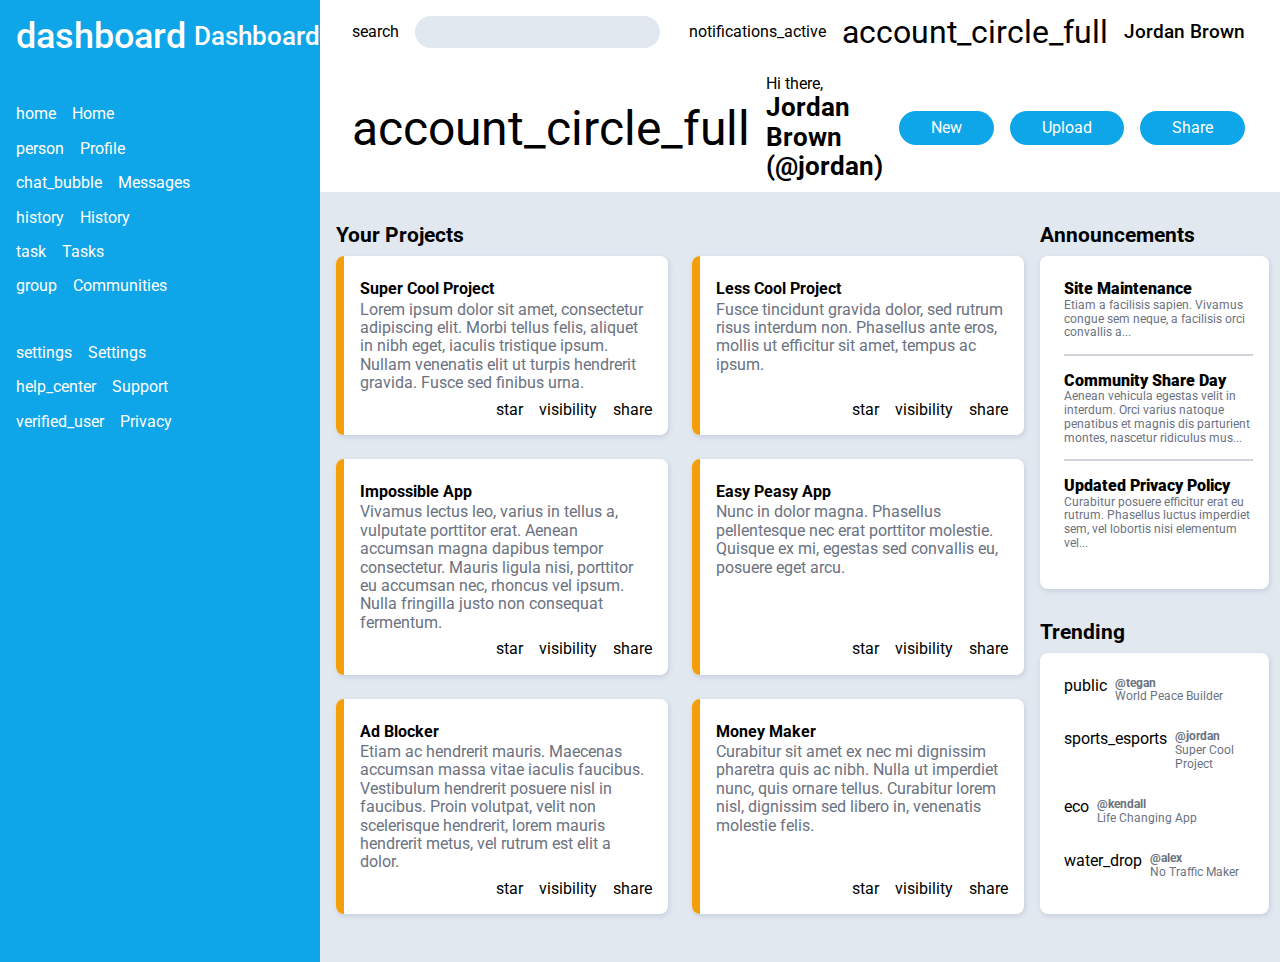
<file: dashboard/index.html>
<!DOCTYPE html>
<html lang="en">
<head>
    <meta charset="UTF-8">
    <meta http-equiv="X-UA-Compatible" content="IE=edge">
    <meta name="viewport" content="width=device-width, initial-scale=1.0">
    <title>Dashboard</title>
    <!-- <link href="https://fonts.googleapis.com/icon?family=Material+Icons"
      rel="stylesheet"> -->
    <link rel="preconnect" href="https://fonts.googleapis.com">
    <link rel="preconnect" href="https://fonts.gstatic.com" crossorigin>
    <link href="https://fonts.googleapis.com/css2?family=Roboto:ital,wght@0,300;0,400;0,500;0,700;0,900;1,400;1,700&display=swap" rel="stylesheet">
    
    <link rel="stylesheet" href="https://fonts.sandbox.google.com/css2?family=Material+Symbols+Outlined:opsz,wght,FILL,GRAD@48,400,1,0" /> 
    <link rel="stylesheet" href="./styles/normalize.css">
    <link rel="stylesheet" href="./styles/styles.css">
</head>
<body>
    
        <aside class="sidebar">

            <div class="logo">
                <span class="material-symbols-outlined md-36 logo-icon">
                    dashboard</span>
                     Dashboard
                </div>
         
                <ul class="primary-menu">
                    <li> <span class="material-symbols-outlined">
                        home
                        </span>Home</li>
                    <li><span class="material-symbols-outlined">
                        person
                        </span>Profile</li>
                    <li><span class="material-symbols-outlined">
                        chat_bubble
                        </span>Messages</li>
                    <li><span class="material-symbols-outlined">
                        history
                        </span>History</li>
                    <li><span class="material-symbols-outlined">
                        task
                        </span>Tasks</li>
                    <li><span class="material-symbols-outlined">
                        group
                        </span>Communities</li>
                </ul>
          
                <ul class="secondary-menu">
                    <li><span class="material-symbols-outlined">
                        settings
                        </span>Settings</li>
                    <li><span class="material-symbols-outlined">
                        help_center
                        </span>Support</li>
                    <li><span class="material-symbols-outlined">
                        verified_user
                        </span>Privacy</li>
                </ul>
              
                    
         
        </aside>

        <main>
            
            <header>
                <nav class="user-menu">

                   <span class="material-symbols-outlined">
                            search
                    </span>
                    <input type="text">
                    <span class="material-symbols-outlined">
                            notifications_active
                    </span>
                    <span class="material-symbols-outlined sm-profile">
                            account_circle_full
                            </span>
                    <div class="username">Jordan Brown</div>
                </nav>
    
                <section class="user-options">
                    <span class="material-symbols-outlined lg-profile">
                            account_circle_full
                    </span>
                    <div class="headline">
                            <p>Hi there,</p>
                            <h1>Jordan Brown (@jordan)</h1>
                    </div>
                    <button>New</button>
                    <button>Upload</button>
                    <button>Share</button>
                </section>
                    
            </header>

            <section class="content">
               
                <section class="left">

                    <h2>Your Projects</h2>

                    <article class="cards">
                        <article class="card">
                            <div class="card-content">
                                <h3 class="card-title">Super Cool Project</h3>
                                <p>Lorem ipsum dolor sit amet, consectetur adipiscing elit. Morbi tellus felis, aliquet in nibh eget, iaculis tristique ipsum. Nullam venenatis elit ut turpis hendrerit gravida. Fusce sed finibus urna. </p>
                            </div>
                            
                            <div class="card-icons">
                                    <span class="material-symbols-outlined">
                                        star
                                    </span>
                                    <span class="material-symbols-outlined">
                                            visibility
                                    </span>
                                    <span class="material-symbols-outlined">
                                        share
                                    </span>
                            </div>
                        </article>

                        <article class="card">
                            <div class="card-content">
                                <h3 class="card-title">Less Cool Project</h3>
                                <p>Fusce tincidunt gravida dolor, sed rutrum risus interdum non. Phasellus ante eros, mollis ut efficitur sit amet, tempus ac ipsum. </p>
                            </div>
                            
                            <div class="card-icons">
                                    <span class="material-symbols-outlined">
                                        star
                                    </span>
                                    <span class="material-symbols-outlined">
                                            visibility
                                    </span>
                                    <span class="material-symbols-outlined">
                                        share
                                    </span>
                            </div>
                        </article>

                        <article class="card">
                            <div class="card-content">
                                <h3 class="card-title">Impossible App</h3>
                                <p>Vivamus lectus leo, varius in tellus a, vulputate porttitor erat. Aenean accumsan magna dapibus tempor consectetur. Mauris ligula nisi, porttitor eu accumsan nec, rhoncus vel ipsum. Nulla fringilla justo non consequat fermentum. </p>
                            </div>
                            
                            <div class="card-icons">
                                    <span class="material-symbols-outlined">
                                        star
                                    </span>
                                    <span class="material-symbols-outlined">
                                            visibility
                                    </span>
                                    <span class="material-symbols-outlined">
                                        share
                                    </span>
                            </div>
                        </article>

                        <article class="card">
                            <div class="card-content">
                                <h3 class="card-title">Easy Peasy App</h3>
                                <p>Nunc in dolor magna. Phasellus pellentesque nec erat porttitor molestie. Quisque ex mi, egestas sed convallis eu, posuere eget arcu. </p>
                            </div>
                            
                            <div class="card-icons">
                                    <span class="material-symbols-outlined">
                                        star
                                    </span>
                                    <span class="material-symbols-outlined">
                                            visibility
                                    </span>
                                    <span class="material-symbols-outlined">
                                        share
                                    </span>
                            </div>
                        </article>

                        <article class="card">
                            <div class="card-content">
                                <h3 class="card-title">Ad Blocker</h3>
                                <p>Etiam ac hendrerit mauris. Maecenas accumsan massa vitae iaculis faucibus. Vestibulum hendrerit posuere nisl in faucibus. Proin volutpat, velit non scelerisque hendrerit, lorem mauris hendrerit metus, vel rutrum est elit a dolor. </p>
                            </div>
                            
                            <div class="card-icons">
                                    <span class="material-symbols-outlined">
                                        star
                                    </span>
                                    <span class="material-symbols-outlined">
                                            visibility
                                    </span>
                                    <span class="material-symbols-outlined">
                                        share
                                    </span>
                            </div>
                        </article>

                        <article class="card">
                            <div class="card-content">
                                <h3 class="card-title">Money Maker</h3>
                                <p>Curabitur sit amet ex nec mi dignissim pharetra quis ac nibh. Nulla ut imperdiet nunc, quis ornare tellus. Curabitur lorem nisl, dignissim sed libero in, venenatis molestie felis. </p>
                            </div>
                            
                            <div class="card-icons">
                                    <span class="material-symbols-outlined">
                                        star
                                    </span>
                                    <span class="material-symbols-outlined">
                                            visibility
                                    </span>
                                    <span class="material-symbols-outlined">
                                        share
                                    </span>
                            </div>
                        </article>



                    </article>
                </section>

                <section class="right">
                    <article class="widget">
                        <h2>Announcements</h2>
                        <div class="widget-card">
                            <article class="post">
                                <h4>Site Maintenance</h4>
                                <p>Etiam a facilisis sapien. Vivamus congue sem neque, a facilisis orci convallis a... </p>
                            </article>

                            <article class="post">
                                <h4>Community Share Day</h4>
                                <p>Aenean vehicula egestas velit in interdum. Orci varius natoque penatibus et magnis dis parturient montes, nascetur ridiculus mus... </p>
                            </article>
        
                            <article class="post">
                                <h4>Updated Privacy Policy</h4>
                                <p>Curabitur posuere efficitur erat eu rutrum. Phasellus luctus imperdiet sem, vel lobortis nisi elementum vel...</p>
                            </article>
                        </div>
                        
                    </article>

                    <article class="widget">
                        <h2>Trending</h2>
                        <div class="widget-card widget-card-icon">
                            <article>
                                <span class="material-symbols-outlined">
                                    public
                                </span>
                                <div class="user-info">
                                    <p>@tegan</p>
                                    <p>World Peace Builder</p>
                                </div>
                            </article>
                            <article>
                                <span class="material-symbols-outlined">
                                    sports_esports
                                </span>
                                <div class="user-info">
                                    <p>@jordan</p>
                                    <p>Super Cool Project</p>
                                </div>
                               
                            </article>
                            <article>
                                <span class="material-symbols-outlined">
                                    eco
                                    </span>
                                <div class="user-info">
                                    <p>@kendall</p>
                                    <p>Life Changing App</p>
                                </div>
                               
                            </article>
                            <article>
                                <span class="material-symbols-outlined">
                                    water_drop
                                    </span>
                                <div class="user-info">
                                    <p>@alex</p>
                                    <p>No Traffic Maker</p>
                                </div>
                               
                            </article>
                        </div>
                    </article>
                </section>

            </section>

            <!-- 

            <aside>
                <article class="widget">
                    <article class="post">
                        <h4>Site Maintenance</h4>
                        <p>description</p>
                    </article>

                    <article class="post">
                        <h4>Community Share Day</h4>
                        <p>description</p>
                    </article>

                    <article class="post">
                        <h4>Updated Privacy Policy</h4>
                        <p>description</p>
                    </article>
                </article>

                <article class="widget">
                    <h4>Trending</h4>

                    <article class="user-info">
                        <p>@tegan</p>
                    </article>
                    <article class="user-info">
                        <p>@morgan</p>
                    </article>
                    <article class="user-info">
                        @kendall
                    </article>
                    <article class="user-info">
                        <p>@alex</p>
                    </article>
                </article>
            </aside> -->
        </main>

</body>
</html>
</file>
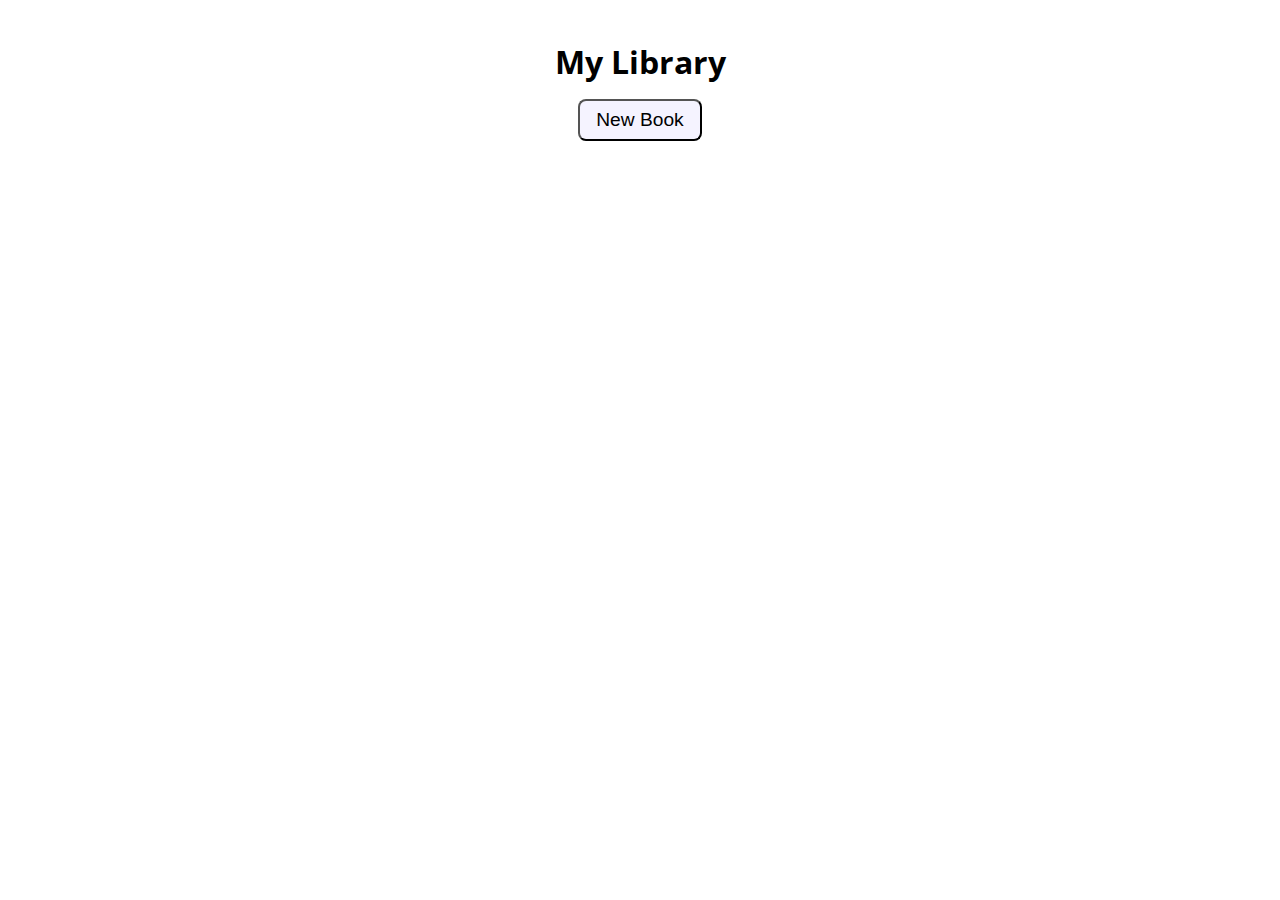
<file: library/index.html>
<!DOCTYPE html>
<html lang="en">
<head>
    <meta charset="UTF-8">
    <meta http-equiv="X-UA-Compatible" content="IE=edge">
    <meta name="viewport" content="width=device-width, initial-scale=1.0">
    <title>JS Playground</title>
    <link rel="preconnect" href="https://fonts.googleapis.com">
    <link rel="preconnect" href="https://fonts.gstatic.com" crossorigin>
    <link href="https://fonts.googleapis.com/css2?family=Open+Sans:ital,wght@0,400;0,500;0,700;1,300&display=swap" rel="stylesheet">
    <link rel="stylesheet" href="https://fonts.sandbox.google.com/css2?family=Material+Symbols+Outlined:opsz,wght,FILL,GRAD@48,400,1,0" /> 
    <link rel="stylesheet" href="./styles.css">
    <script src="./script.js" defer></script>
</head>
<body>

    <main>
        <h1>My Library</h1>
        <button id="new-book">New Book</button>
        <section id="books-container">
            <!-- <article>
                <h2>Programmer Party</h2>
                <div>
                    <p>by Jordan Brown</p>
                    <p>295 pages</p>
                    <p>Not yet read</p>
                </div>
                <div class="icons">
                    <button>
                        <span class="material-symbols-outlined">
                            delete
                            </span>
                    </button>

                    <button>
                        <span class="material-symbols-outlined">
                            check_box
                        </span>
                    </button>
                </div>
                
            </article> -->
        </section>

      
        <div class="popup">
            <form action="" class="form-container">
                <h2>Create a new book</h2>
                <label for="title">Title</label>
                <input type="text" placeholder="Enter title" id="title" name="title" required>

                <label for="author">Author</label>
                <input type="text" placeholder="Enter author" id="author" name="author" required>

                <label for="pages">Pages</label>
                <input type="number" id="pages" name="pages" min="1" placeholder="Enter number of pages" required>


                <fieldset>
                    <legend>Select whether you have finished the book:</legend>
                    <input type="radio" id="yes" name="isRead" value="yes">
                    <label for="yes">Yes</label><br>
                    <input type="radio" id="no" name="isRead" value="no">
                    <label for="no">No</label><br>
                </fieldset>

                <div class="form-buttons">
                    <button type="reset" value="Reset">Clear</button>
                    <button type="submit" value="Submit">Submit</button>
                    <button type="button" id="close">Close</button>
                </div>

                 
            </form>
        </div>
          
    
    </main>
    
</body>
</html>
</file>
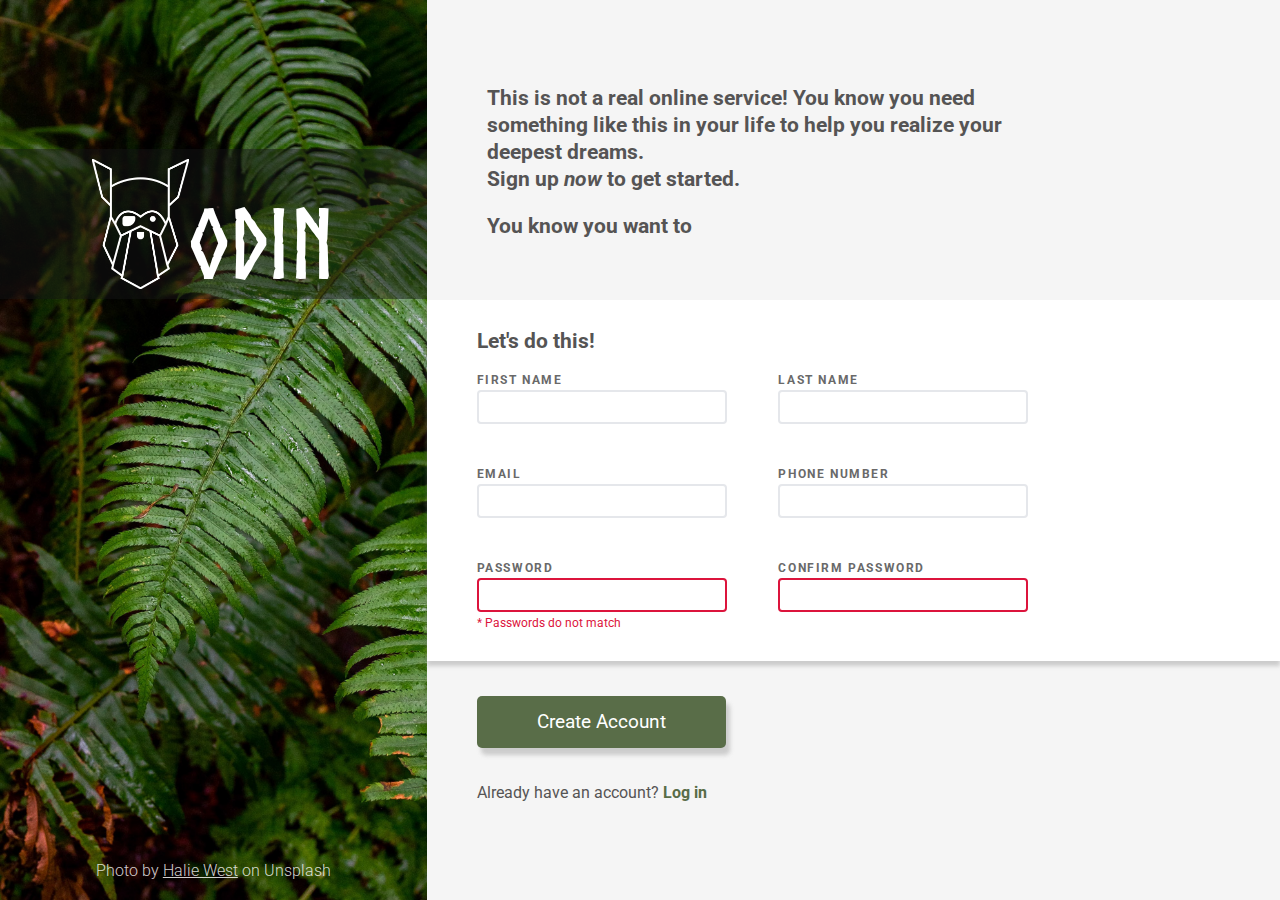
<file: sign-up-form/index.html>
<!DOCTYPE html>
<html lang="en">
<head>
    <meta charset="UTF-8">
    <meta http-equiv="X-UA-Compatible" content="IE=edge">
    <meta name="viewport" content="width=device-width, initial-scale=1.0">
    <title>Sign-up Form</title>
    <link rel="preconnect" href="https://fonts.googleapis.com">
<link rel="preconnect" href="https://fonts.gstatic.com" crossorigin>
<link href="https://fonts.googleapis.com/css2?family=Roboto:ital,wght@0,300;0,400;0,700;1,400;1,700&display=swap" rel="stylesheet">
    <link rel="stylesheet" href="./normalize.css">
    <link rel="stylesheet" href="./styles.css">
</head>
<body>
    <div class="container">
        <div class="left">
            <div class="logo">
                <div class="logo-background">
                    <img src="./img/odin-logo.png" alt="Odin Project Logo">
                    <div class="logo-title">Odin</div>  
                </div>
              
            </div>
            <div class="footer">
                <p>
                    Photo by <a href="https://unsplash.com/photos/25xggax4bSA">Halie West</a> on Unsplash
                </p> 
            </div>
        </div>
        <div class="right">
            <div class="headline">
                <p>This is not a real online service! You know you need something like this in your life to help you realize your deepest dreams. <br>Sign up <em>now</em> to get started.</p>
                <p class="second">You know you want to</p>
            </div>

            <div class="cta">
            
           
            <form action="">
                
                <section class="form-inputs">
                    <p class="cta-headline">Let's do this!</p>
                    <div class="inputs">
                        <div>
                            <label for="first-name">First Name</label>
                            <input type="text" name="first_name" id="first-name">
                            </div>
                                
                            <div>
                                <label for="last-name">Last Name</label>
                                <input type="text" name="last_name" id="last-name">
                            </div>
        
                            <div>
                                <label for="email">Email</label>
                            <input type="email" name="email" id="email">
                            </div>
            
                            <div>
                                <label for="phone-number">Phone Number</label>
                            <input type="tel" name="phone_number" id="phone-number">
                            </div>
            
                            <div>
                                <label for="password">Password</label>
                            <input class="error" type="password" required name="password" id="password">
                            <p class="error-password">* Passwords do not match</p>
                            <!-- <br> -->
                            <!-- <abbr title="This field is mandatory" aria-label="required">* Passwords must match</abbr> -->
                            </div>
            
                            <div>
                                <label for="confirm-password">Confirm Password</label>
                            <input class="error" required type="password" name="confirm_password" id="confirm-password"> 
                            </div>
                    </div>
                    
                </section>

                <section class="form-cta">
                    <button type="submit">Create Account</button>
                <p>Already have an account? <a class="green" href="">Log in</a></p>
                </section>
              
            </form>

            
                
            </div>
        </div>
    </div>
    
</body>
</html>
</file>
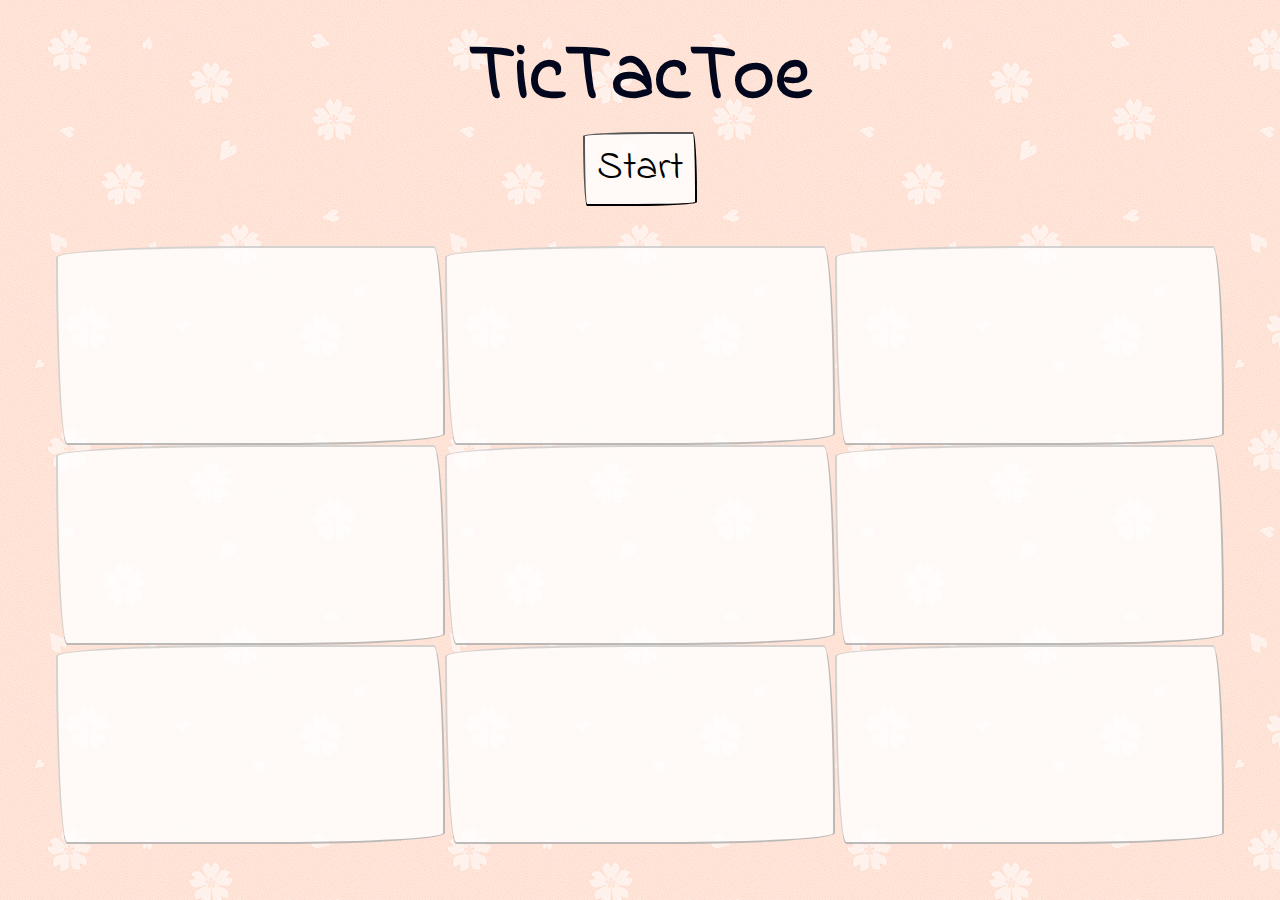
<file: tic-tac-toe/index.html>
<!DOCTYPE html>
<html lang="en">
<head>
    <meta charset="UTF-8">
    <meta http-equiv="X-UA-Compatible" content="IE=edge">
    <meta name="viewport" content="width=device-width, initial-scale=1.0">
    <title>Tic Tac Toe</title>
    <link rel="preconnect" href="https://fonts.googleapis.com">
    <link rel="preconnect" href="https://fonts.gstatic.com" crossorigin>
    <link href="https://fonts.googleapis.com/css2?family=Indie+Flower&display=swap" rel="stylesheet">
    <link rel="stylesheet" href="./normalize.css">
    <link rel="stylesheet" href="./styles.css">
    <script src="./script.js" defer></script>
</head>
<body>

   
    <header>
        <h1>TicTacToe</h1>
    </header>
  <main>
        <section class="scoreboard">
            <div id="status"></div>
            <button id="start-btn">Start</button>
        </section>
        <section class="gameboard">
          <!-- <button>X</button>
          <button></button>
          <button></button>
          <button></button>
          <button>O</button>
          <button></button>
          <button></button>
          <button></button>
          <button>O</button> -->
        </section>
    </main>
    
</body>
</html>
</file>
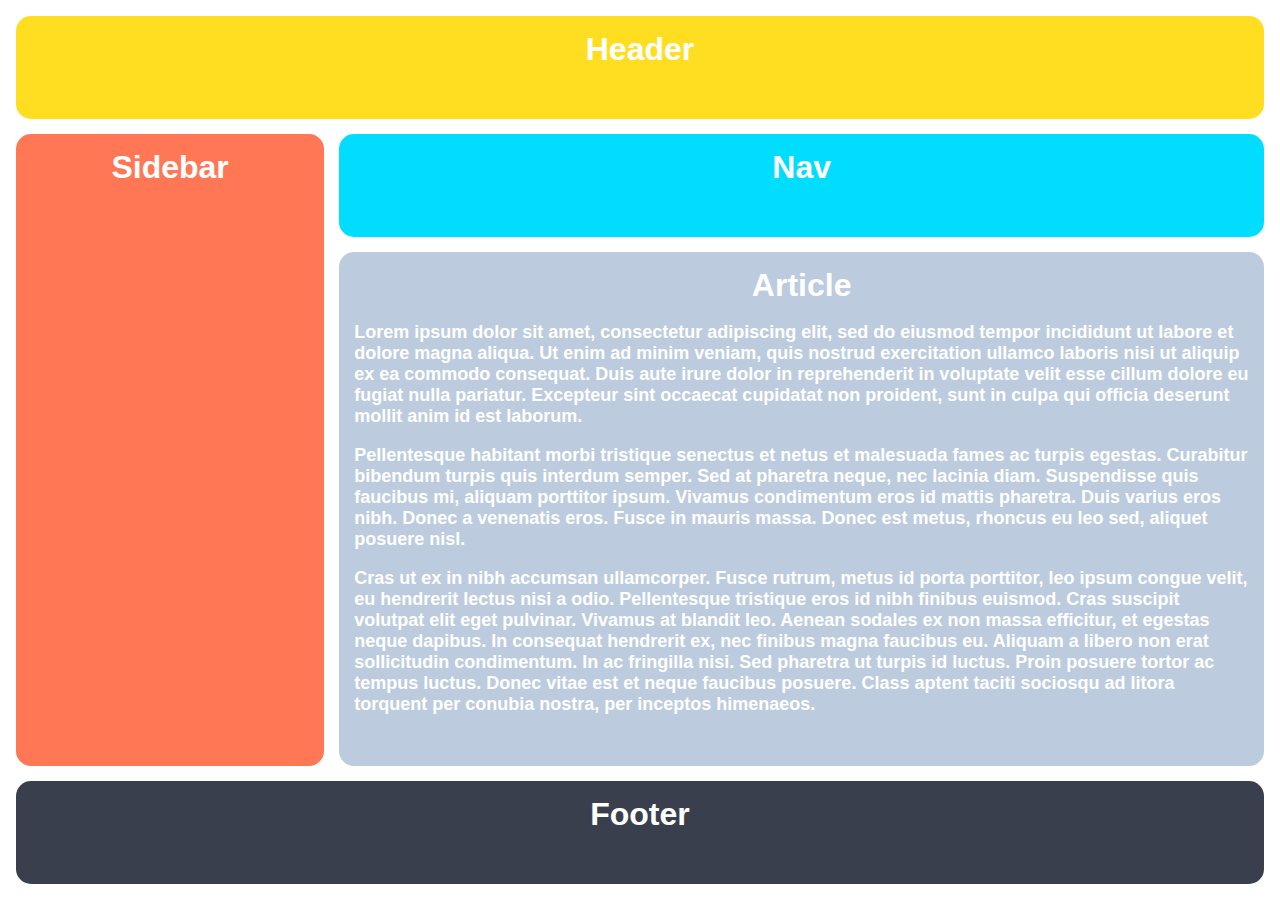
<file: sign-up-form/img/Responsive Holy Grail.html>
<!DOCTYPE html>
<!-- saved from url=(0054)http://127.0.0.1:5500/grid/02-grid-layout-2/index.html -->
<html lang="en"><head><meta http-equiv="Content-Type" content="text/html; charset=UTF-8">
  
  <meta http-equiv="X-UA-Compatible" content="IE=edge">
  <meta name="viewport" content="width=device-width, initial-scale=1.0">
  <title>Responsive Holy Grail</title>
  
<link rel="stylesheet" href="./Responsive Holy Grail_files/style.css"></head>
<body>
  <div class="container">
    <div class="header">Header</div>
    <div class="sidebar">Sidebar</div>
    <div class="nav">Nav</div>
    <div class="article">Article
      <p>Lorem  ipsum dolor sit amet, consectetur adipiscing elit, sed do eiusmod tempor incididunt ut labore et dolore magna aliqua. Ut enim ad minim veniam, quis nostrud exercitation ullamco laboris nisi ut aliquip ex ea commodo consequat. Duis aute irure dolor in reprehenderit in voluptate velit esse cillum dolore eu fugiat nulla pariatur. Excepteur sint occaecat cupidatat non proident, sunt in culpa qui officia deserunt mollit anim id est laborum.</p>
      <p>Pellentesque habitant morbi tristique senectus et netus et malesuada fames ac turpis egestas. Curabitur bibendum turpis quis interdum semper. Sed at pharetra neque, nec lacinia diam. Suspendisse quis faucibus mi, aliquam porttitor ipsum. Vivamus condimentum eros id mattis pharetra. Duis varius eros nibh. Donec a venenatis eros. Fusce in mauris massa. Donec est metus, rhoncus eu leo sed, aliquet posuere nisl.</p>
      <p>Cras ut ex in nibh accumsan ullamcorper. Fusce rutrum, metus id porta porttitor, leo ipsum congue velit, eu hendrerit lectus nisi a odio. Pellentesque tristique eros id nibh finibus euismod. Cras suscipit volutpat elit eget pulvinar. Vivamus at blandit leo. Aenean sodales ex non massa efficitur, et egestas neque dapibus. In consequat hendrerit ex, nec finibus magna faucibus eu. Aliquam a libero non erat sollicitudin condimentum. In ac fringilla nisi. Sed pharetra ut turpis id luctus. Proin posuere tortor ac tempus luctus. Donec vitae est et neque faucibus posuere. Class aptent taciti sociosqu ad litora torquent per conubia nostra, per inceptos himenaeos.</p>
    </div>
    <div class="footer">Footer</div>
  </div>
<!-- Code injected by live-server -->
<script type="text/javascript">
	// <![CDATA[  <-- For SVG support
	if ('WebSocket' in window) {
		(function () {
			function refreshCSS() {
				var sheets = [].slice.call(document.getElementsByTagName("link"));
				var head = document.getElementsByTagName("head")[0];
				for (var i = 0; i < sheets.length; ++i) {
					var elem = sheets[i];
					var parent = elem.parentElement || head;
					parent.removeChild(elem);
					var rel = elem.rel;
					if (elem.href && typeof rel != "string" || rel.length == 0 || rel.toLowerCase() == "stylesheet") {
						var url = elem.href.replace(/(&|\?)_cacheOverride=\d+/, '');
						elem.href = url + (url.indexOf('?') >= 0 ? '&' : '?') + '_cacheOverride=' + (new Date().valueOf());
					}
					parent.appendChild(elem);
				}
			}
			var protocol = window.location.protocol === 'http:' ? 'ws://' : 'wss://';
			var address = protocol + window.location.host + window.location.pathname + '/ws';
			var socket = new WebSocket(address);
			socket.onmessage = function (msg) {
				if (msg.data == 'reload') window.location.reload();
				else if (msg.data == 'refreshcss') refreshCSS();
			};
			if (sessionStorage && !sessionStorage.getItem('IsThisFirstTime_Log_From_LiveServer')) {
				console.log('Live reload enabled.');
				sessionStorage.setItem('IsThisFirstTime_Log_From_LiveServer', true);
			}
		})();
	}
	else {
		console.error('Upgrade your browser. This Browser is NOT supported WebSocket for Live-Reloading.');
	}
	// ]]>
</script>

</body></html>
</file>
<file: dashboard/styles/styles.css>
:root {
    --blue: #0ea5e9;
    --gray: #e2e8f0;
    --off-white: #f8fafc;
    --off-gray: #6b7280;
    --orange: #f59e0b;
    --zinc: #d1d5db;

}

.material-symbols-outlined.md-18 { font-size: 18px; }
.material-symbols-outlined.md-24 { font-size: 24px; }
.material-symbols-outlined.md-36 { font-size: 36px; }
.material-symbols-outlined.md-48 { font-size: 48px; }

body {
    font-family: 'Roboto', sans-serif;
    height: 100vh;
    box-sizing: border-box;
    display: grid;
    grid-template-columns: 1fr 4fr;
}

h1, h2, h3, h4 {
    margin: 0;
}

h1 {
    font-size: 1.6rem;
}

h2 {
    font-size: 1.3rem;
}

h3 {
    font-size: 1.1rem;
}

h3 {
    font-size: 1rem;
}

h4 {
    font-weight: 900;
}


ul {
    padding: 0;
    margin: 0;
}

li {
    list-style-type: none;
}

.sidebar {
    background-color: var(--blue);
    display: grid;
    /* grid-template-rows: 1fr repeat(2, 2fr) 6fr; */
    /* This will squish the sidebar elements to the top and leave a wide, empty space at the bottom */
    grid-template-rows: repeat(3, auto) 1fr;
    row-gap: 48px;
    color: white;
    padding-left: 16px;
    padding-top: 16px;
    
}

.logo {
    display: grid;
    column-gap: 8px;
    font-size: 1.6rem;
    font-weight: 500;
    /* The auto will take up only as much space as it needs, while 1fr will take up all the remaining space */
    grid-template-columns: auto 1fr; 
    align-items: center;
}

.primary-menu li, .secondary-menu li {
    display: grid;
    grid-template-columns: auto 1fr;
    column-gap: 16px;
    align-items: center;
}

.primary-menu, .secondary-menu{
    display: grid;
    row-gap: 16px;
}


main {
    display: grid;
    grid-template-rows: 1fr 4fr;
}

main header {
    background: white;
    display: grid;
    grid-template-rows: 1fr 2fr;
    padding-left: 32px;
    padding-right: 48px;
  

}
.user-menu {
    display: grid;
    grid-template-columns: auto 1fr repeat(3, auto);
    column-gap: 16px;
    align-items: center;
}


.sm-profile {
    font-size: 32px;
}

.username {
    font-weight: 500;
    font-size: 1.2rem;
}
input[type=text] {
    width: 95%;
    height: 2rem;
    padding: 12px 20px;
    border: none;
    background-color: var(--gray);
    border-radius: 50px;
    box-sizing: border-box;
  }

.user-options {
    display: grid;
    /* Neat trick from Wes Bros so you can add more buttons later if needed in the layout */
    grid-template-columns: auto 1fr;
    grid-auto-flow: column;
    align-items: center;
    column-gap: 16px;
}

.lg-profile {
    font-size: 48px;
}

.headline p {
    margin: 0;
    padding: 0;
}

button {
    background-color: var(--blue);
    color: white;
    border: none;
    padding: 8px 32px;
    border-radius: 32px;
}

main .content {
    background: var(--gray);
    display: grid;
    grid-template-columns: 3fr 1fr;
    padding: 32px 24px 48px 16px;
    column-gap: 16px;
}

.left {
    display: grid;
    /* This auto feature in grid is sooo convenient when you want to squish content! */
    grid-template-rows: auto 1fr;
    row-gap: 8px;

}



.cards {
    display: grid;
    grid-template-columns: repeat(2, auto);
    gap: 24px;
}

.card {
    background-color: white;
    position: relative;
    border-radius: 8px;
    -webkit-box-shadow: 1px 2px 4px 1px #cbd5e1; 
    box-shadow: 1px 2px 4px 1px #cbd5e1;
    display: grid;
    padding: 24px 16px 16px 24px;
    grid-template-rows: 1fr auto;
    row-gap: 8px;
}

.card::before {
    content: "";
    height: 100%;
    width: 8px;
    background-color: var(--orange);
    position: absolute;
    /* Super cool - I was able to target just the edges that I needed! */
    border-top-left-radius: 8px;
    border-bottom-left-radius: 8px;
    
}
.card-title {
    padding-bottom: 2px;
}

.card-icons {
    display: grid;
    justify-content: flex-end;
    grid-auto-flow: column;
    column-gap: 16px;
}

.card p, .widget p {
    font-size: 1rem;
    color: var(--off-gray);
    margin: 0;
    
}

.widget p {
    font-size: .75rem;
}

.right {
    display: grid;
    row-gap: 32px;
}

.widget {
    display: grid;
    grid-template-rows: auto 1fr;
    row-gap: 8px;
}

.widget-card {
    background-color: white;
    border-radius: 8px;
    -webkit-box-shadow: 1px 2px 4px 1px #cbd5e1; 
    box-shadow: 1px 2px 4px 1px #cbd5e1;
    padding: 24px 16px 24px 24px;
    display: grid;
    row-gap: 16px;
}

.post {
    border-bottom: 2px solid var(--zinc);
}

/* Making use of css selector here - targeting the first child */
.user-info p:first-child {
    font-weight: 700;
}

.widget-card-icon article {
    display: grid;
    grid-template-columns: auto 1fr;
    column-gap: 8px;
}

.widget-card article:last-child {
    border-bottom: none;
}
</file>
<file: library/styles.css>
:root {
    --purple: #f5f3ff;
    --off-gray: #6b7280;
}

body {
    font-family: 'Open Sans', sans-serif;
    padding: 32px;
    font-size: 1.2rem;
    box-sizing: border-box;
}

main {
    display: flex;
    flex-direction: column;
    justify-content: center;
    align-items: center;
    gap: 16px;

    position: relative;
    
}

h1, h2, h3, h4, p {
    margin: 0;
}

p {
    color: #6b7280;
}

h1 {
    text-align: center;
    font-size: 2rem;
}

h2 {
    font-size: 1.4rem;
}

button {
    padding: 8px 16px;
    font-size: 1.2rem;
    background-color: var(--purple);
    border-radius: 8px;
}

article {
    background-color: white;
    border-radius: 8px;
    -webkit-box-shadow: 1px 2px 4px 1px #cbd5e1; 
    box-shadow: 1px 2px 4px 1px #cbd5e1;
    display: grid;
    padding: 24px;
    grid-template-rows: 1fr auto;
    row-gap: 24px;
    width: 250px;
}

.icons {
    display: grid;
    justify-content: flex-end;
    grid-auto-flow: column;
    gap: 8px;
}

#books-container {
    display: flex;
    flex-direction: row;
    flex-wrap: wrap;
    gap: 32px;
}

  
  /* Add styles to the form container */
  .form-container {
    border: 3px solid #f1f1f1;
    padding: 48px;
    background-color: white;
  
  }

/* Full-width input fields */
.form-container input[type=text], .form-container input[type=password], .form-container input[type=number] {
    width: 100%;
    padding: 10px; 
    /* margin: 5px 0 22px 0; */
    border: none;
    background: #f1f1f1;
    margin-bottom: 8px;
  }

  .form-container fieldset {
    border: 3px solid #f1f1f1;
  }
  
  /* When the inputs get focus, do something */
  .form-container input[type=text]:focus, .form-container input[type=password]:focus, .form-container input[type=number]:focus {
    background-color: #ddd;
    outline: none;
  }


  .form-buttons {
    display: grid;
    grid-template-columns: repeat(2, 1fr) 3fr 1fr;
    gap: 8px;
  }

  #close {
      grid-column: 4 / 5;
  }


  .popup {
      position: fixed;
      bottom: 0;
      right: 32px;
      /* display: none; */
      visibility: hidden;
  }

  .low-opacity {
    opacity: 0.2;
  }

  .show-popup {
      visibility: visible;
  }
</file>
<file: sign-up-form/styles.css>
:root {

}

body {
    font-family: 'Roboto', sans-serif;
}

.container {
    display: flex;
    height: 100vh;
    
}

.left {
    flex: 1;
    display: flex;
    flex-direction: column;
    background-image: url("./img/halie-west-25xggax4bSA-unsplash.jpg");
    color: white;
    background-size: cover;
    background-repeat: no-repeat;
    text-align: center;
    
}

img {
    
    height: 130px;
}

.logo {
    flex: 1;
    display: flex;
    justify-content: center;
    align-items: flex-end;
}

@font-face {
    font-family: NorseBold;
    src: url(Norse-Bold.otf);
}

.logo-background {
    flex: 1;
    background: rgba(22, 21, 21, 0.472);
    height: 150px;
    display: flex;
    justify-content: center;
    align-items: center;
    font-size: 6rem;
    font-family: NorseBold;
}

.logo-title {
    margin-top: auto;
    
}

.footer {
    flex: 2;
    display: flex;
    justify-content: center;
    align-items: flex-end;
    padding-bottom: 4px;
    color: rgba(255, 255, 255, 0.815);
    font-size: 1rem;
    font-weight: 300;
}

a {
    color: rgba(255, 255, 255, 0.815);
}

.right {
    flex: 2;
    display: flex;
    flex-direction: column;
    color: #555454;
}


.form-cta {
    padding-top: 35px;
    padding-left: 50px;
    padding-bottom: 30px;
}

.form-inputs {
    padding-right: 200px;
    padding-left: 50px;
    padding-bottom: 30px;
    -webkit-box-shadow: 0px 7px 4px 0px rgba(143,143,143,0.4); 
    box-shadow: 0px 5px 4px 0px rgba(143,143,143,0.4);
    background-color: white;
}

.inputs {
    display: grid;
    grid-template-columns: repeat(2, 1fr);
    grid-template-rows: repeat(3, 1fr);
    gap: 25px 0;
}

label {
    display: block;
    text-transform: uppercase;
    font-size: 0.75rem;
    font-weight: bold;
    letter-spacing: .1rem;
    color:#696969;
}

input {
    width: 250px;
    padding: 6px;
    border: 2px solid #E5E7EB;
    border-radius: 4px;
    box-sizing: border-box;
    outline: none;
    margin-top: 2px;
}

input:focus {
    border: 2px solid 	#3691eb;
    border-radius: 4px;
    -webkit-box-shadow: 0px 4px 2px 0px rgba(143,143,143,0.4); 
    box-shadow: 0px 4px 2px 0px rgba(143,143,143,0.4);
}

.error-password {
    /* border: 2px solid #DC143C; */
    color: #DC143C;
    margin: 0;
    margin-top: 5px;
    font-size: .75rem;
    
}

.error {
    border: 2px solid #DC143C;
    /* color: #DC143C; */
    /* margin: 0; */
    
}
abbr {
    margin: 0;
    color: #DC143C;
}

input:focus:invalid {
    border: 2px solid #DC143C;
}

.headline {
    display: flex;
    justify-content: flex-end;
    align-items: flex-start;
    flex-direction: column;
    font-weight: bold;
    font-size: 1.3rem;
    padding-right: 200px;
    padding-left: 50px;
    background: whitesmoke;
    /* padding-bottom: 50px; */
    line-height: 1.3;
    flex: 1;
}
/* Try to use css selector to get to the second paragraph of headline class */
.second {
    padding-bottom: 50px;
}
.headline > p {
    margin: 10px;
}

.cta {
   background: whitesmoke;
    flex: 2;
}

.cta-headline {
    font-weight: bold;
    font-size: 1.3rem;
    margin: 0;
    padding-top: 30px;
    margin-bottom: 20px;
  
}

button {
    color: white;
    background: #596D48;
    padding: 15px 60px;
    border-radius: 5px;
    text-decoration: none;
    text-align: center;
    border: none;
    font-size: 1.2rem;
    cursor: pointer;
    margin-bottom: 20px;
    -webkit-box-shadow: 4px 7px 4px 0px rgba(143,143,143,0.4); 
    box-shadow: 4px 7px 4px 0px rgba(143,143,143,0.4);
}

.green {
    color: #596D48;
    font-weight: bold;
    text-decoration: none;
    cursor: pointer;
}
</file>
<file: tic-tac-toe/styles.css>
body {
    height: 100vh;
    box-sizing: border-box;

    display: grid;
    grid-template-rows: auto 1fr;
    font-family: 'Indie Flower', cursive;
    background-image: url("sakura.webp");
    font-size: 1em;
    padding: 32px;


}

p, h1 {
    margin: 0;
    padding: 0;
}

header {
    text-align: center;
    color: #03071e;
}

h1 {
    font-size: 5em;
}

main {
    display: grid;
    grid-template-rows: auto 1fr;
    font-size: 2.5em;
    text-align: center;
    gap: 16px;
}

.scoreboard {
    display: grid;
    justify-items: center;
    align-items: center;
    gap: 8px;
}

.scoreboard > button {
    padding: .75rem;
}

.gameboard {
    display: grid;
    grid-template-columns: repeat(3, 1fr);
    padding: 24px;
    font-size: 2em;
    /* gap: 8px; */
}


.gameboard > button {
    min-height: 100px;
    min-width: 100px;
}

button {
    background-color: rgba(255, 255, 255, 0.8);
    outline: none;
    text-decoration: none;
    cursor: pointer;
    /* Button border style from https://getcssscan.com/css-buttons-examples */
    border-bottom-left-radius: 15px 255px;
    border-bottom-right-radius: 225px 15px;
    border-top-left-radius: 255px 15px;
    border-top-right-radius: 15px 225px;
}

button:hover {
    background-color: #fcd5ceeb;
}

button:active {
    background-color: #f48e8ce9;
}

@keyframes strike{
    0%   { width : 0; }
    100% { width: 100%; }
  }
  .strike {
    position: relative;
  }
  .strike::before {
    content: '';
    position: absolute;
    top: 50%;
    left: 0;
    width: 100%;
    height: 4px;
    background: black;
    animation-name: strike;
    animation-duration: .5s;
    animation-timing-function: linear;
    animation-iteration-count: 1;
    animation-fill-mode: forwards; 
  }
</file>
<file: sign-up-form/img/Responsive Holy Grail_files/style.css>
body, html {
  height: 100%;
  margin: 0;
}

.container {
  text-align: center;
  height: 100%;
  padding: 16px;
  box-sizing: border-box;
  display: grid;
  gap: 15px;
  grid-template-columns: 1fr 3fr;
  grid-template-rows: repeat(2, 1fr) 5fr 1fr;
}

.container div {
  padding: 15px;
  font-size: 32px;
  font-family: Helvetica;
  font-weight: bold;
  color: white;
  border-radius: 15px;
}

.header {
  background-color: #FFDE22;
  grid-column: 1 / 3;
}

.sidebar {
  background-color: #FF7755;
  grid-row: 2 / 4;
}

.nav {
  background-color: #00DDFF;
}

.article {
  background-color: #bccbde;
}

.article p {
  font-size: 18px;
  font-family: sans-serif;
  color: white;
  text-align: left;
}

.footer {
  background-color: #393f4d;
  grid-column: 1 / 3;
}
</file>
